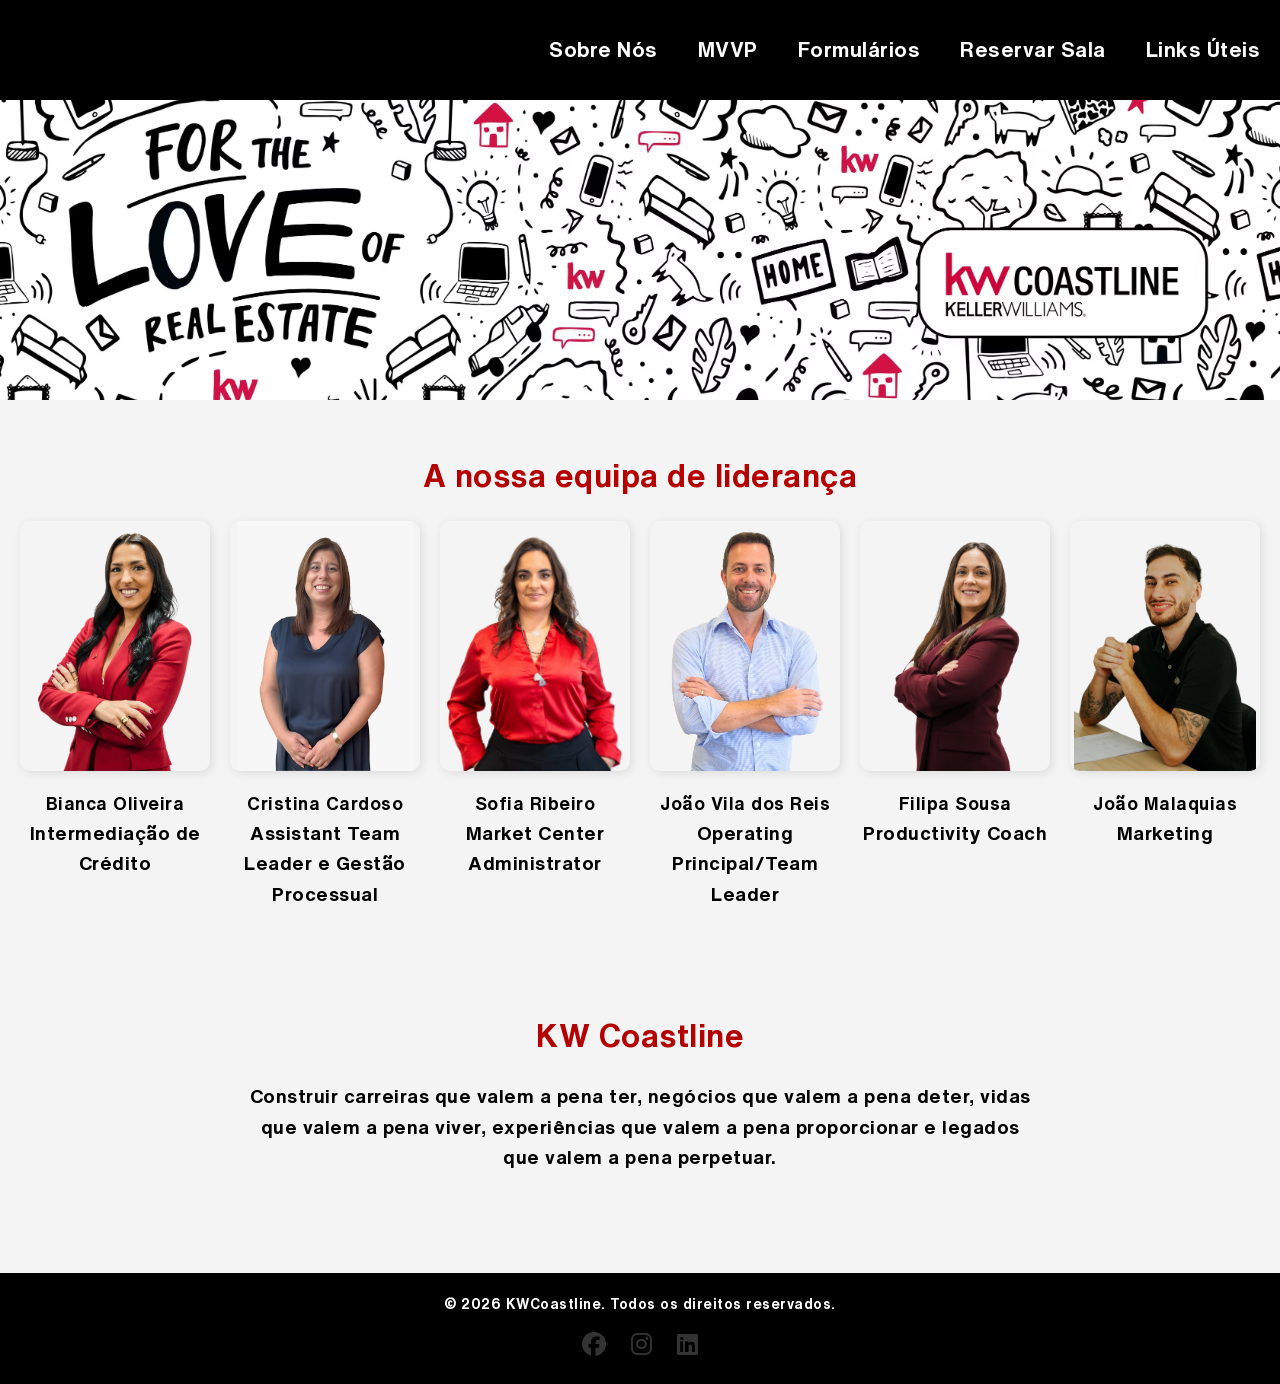
<file: index.html>
<!DOCTYPE html>
<html lang="pt">
<head>
    <meta charset="UTF-8">
    <meta name="viewport" content="width=device-width, initial-scale=1.0">
    <link rel="stylesheet" type="text/css" href="cores.css?v=2" />
    <link rel="preload" as="image" href="./kwroc_cover.avif">
    <link rel="stylesheet" href="https://cdnjs.cloudflare.com/ajax/libs/font-awesome/6.5.0/css/all.min.css">
    <link href="https://fonts.googleapis.com/css2?family=Inter+Tight:wght@400;700&display=swap" rel="stylesheet">

    <title>Portal Interno - Empresa</title>
    
</head>
<body>
    <nav>
        <div class="logo"></div>

        <ul>
            <li><a href>Sobre Nós</a></li>
            <li><a href="mission.html">MVVP</a></li>
            <li><a href="forms.html">Formulários</a></li>
            <li><a href="reservarsala.html"> Reservar Sala</a></li>
            <li><a href="linksutil.html"> Links Úteis</a></li>



        </ul>
    </nav>

    <div class="hero">
        
    </div>
    <section id="team">
        <h2>A nossa equipa de liderança</h2>
        <div class="team-container">
            <div class="team-member">
                <img src="bianca.png" alt="Nome da Pessoa 1">
                <h3>Bianca Oliveira</h3>
                <p>Intermediação de Crédito</p>
            </div>
            <div class="team-member">
                <img src="cristinaC.jpeg" alt="Nome da Pessoa 2">
                <h3>Cristina Cardoso</h3>
                <p>Assistant Team Leader e Gestão Processual</p>
            </div>
            <div class="team-member">
                <img src="sofiaR.avif" alt="Nome da Pessoa 4">
                <h3>Sofia Ribeiro</h3>
                <p>Market Center Administrator</p>
            </div>
            <div class="team-member">
                <img src="CHEFE.avif" alt="Nome da Pessoa 3">
                <h3>João Vila dos Reis</h3>
                <p>Operating Principal/Team Leader</p>
            </div>
            <div class="team-member">
                <img src="filipa.png" alt="Nome da Pessoa 5">
                <h3>Filipa Sousa</h3>
                <p>Productivity Coach</p>
            </div>
            <div class="team-member">
                <img src="rafaelJ.png" alt="Nome da Pessoa 6">
                <h3>João Malaquias</h3>
                <p>Marketing</p>
            </div>
            
            
            
        
          
     </div>
    </section>
    <section id="about">
        <h2>KW Coastline</h2>
        <p>Construir carreiras que
            valem a pena ter,
            negócios que valem a
            pena deter, vidas que
            valem a pena viver,
            experiências que valem a
            pena proporcionar e
            legados que valem a pena
            perpetuar.</p>
    </section>


    
    <footer>
        <p>&copy; 2026 KWCoastline. Todos os direitos reservados.</p>
        <div class="social-links">
        <a href="https://www.facebook.com/media/set/?vanity=kwcoastline&set=a.122136235388296208" target="_blank"><i class="fab fa-facebook"></i></a>
        <a href="https://www.instagram.com/kwcoastline/" target="_blank"><i class="fab fa-instagram"></i></a>
        <a href="https://pt.linkedin.com/company/kw-coastline" target="_blank"><i class="fab fa-linkedin"></i></a>
    </div>
    </footer>
</body>
</html>
</file>
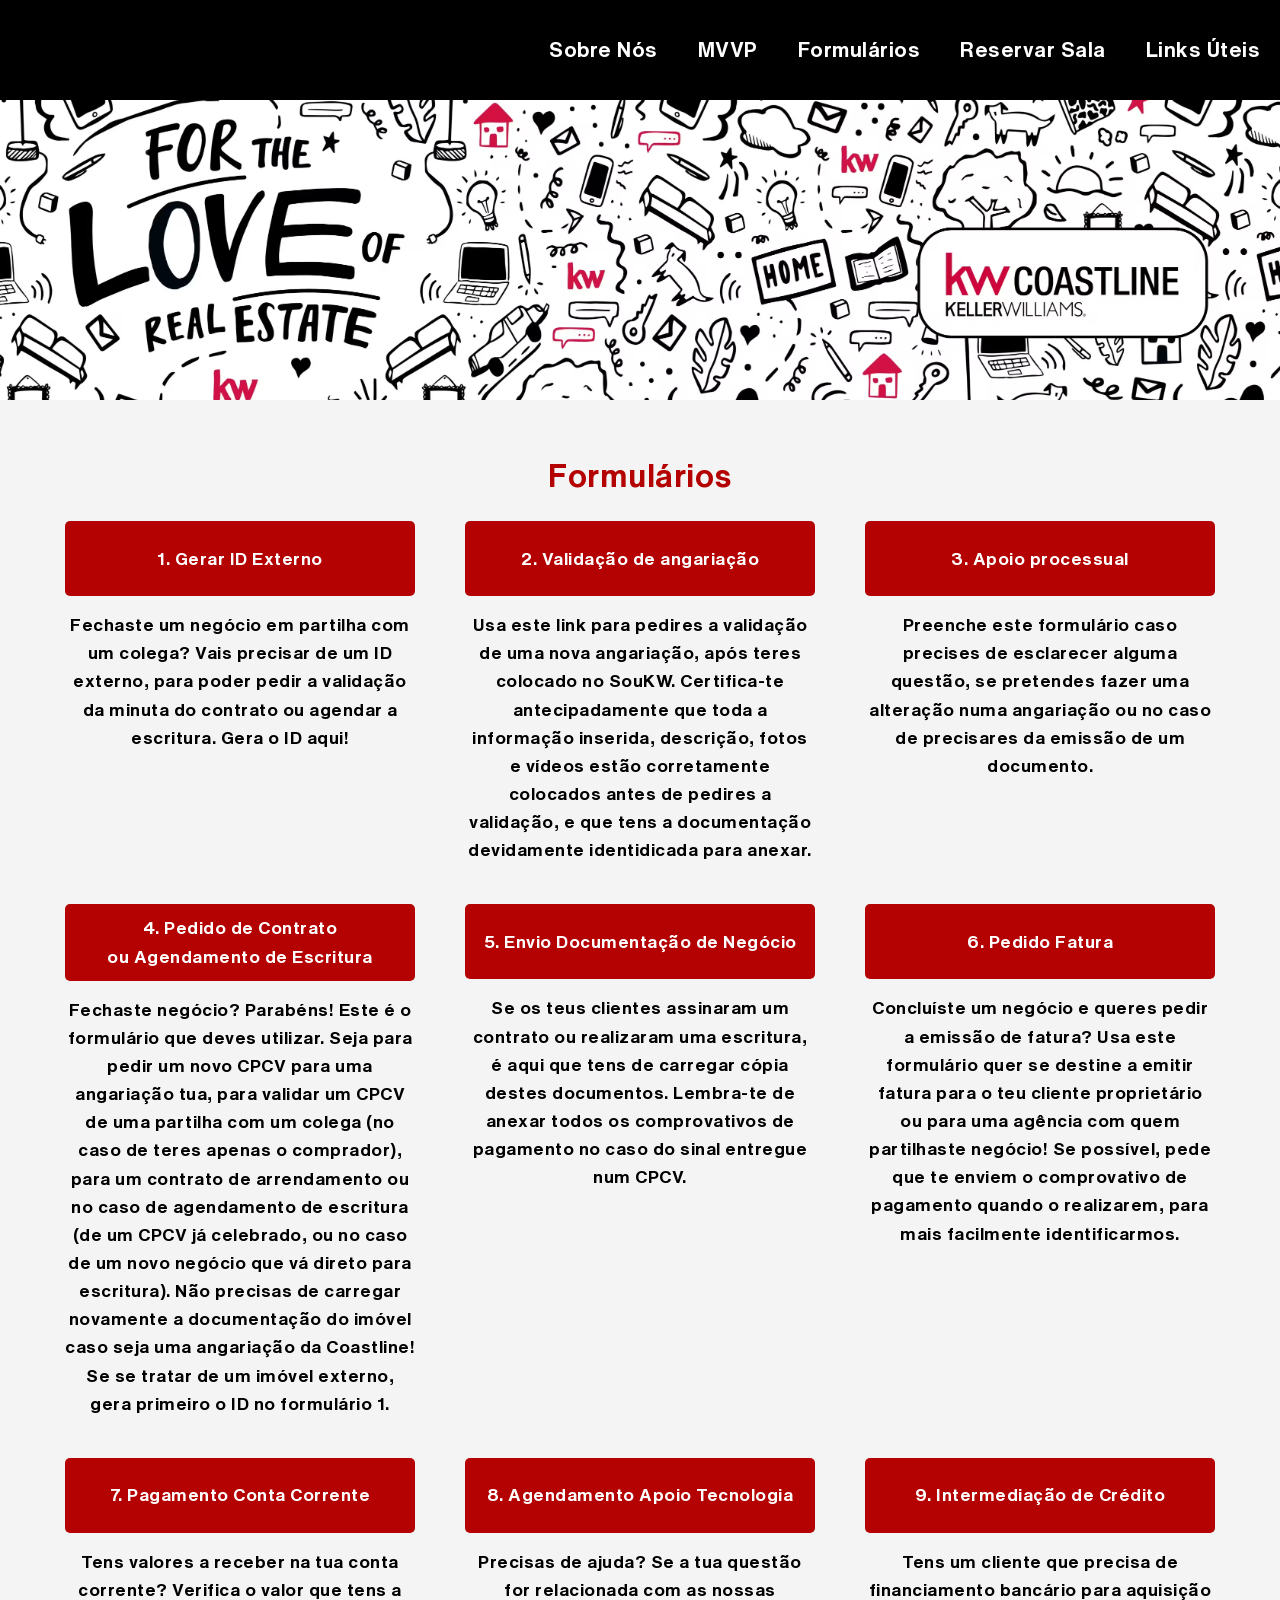
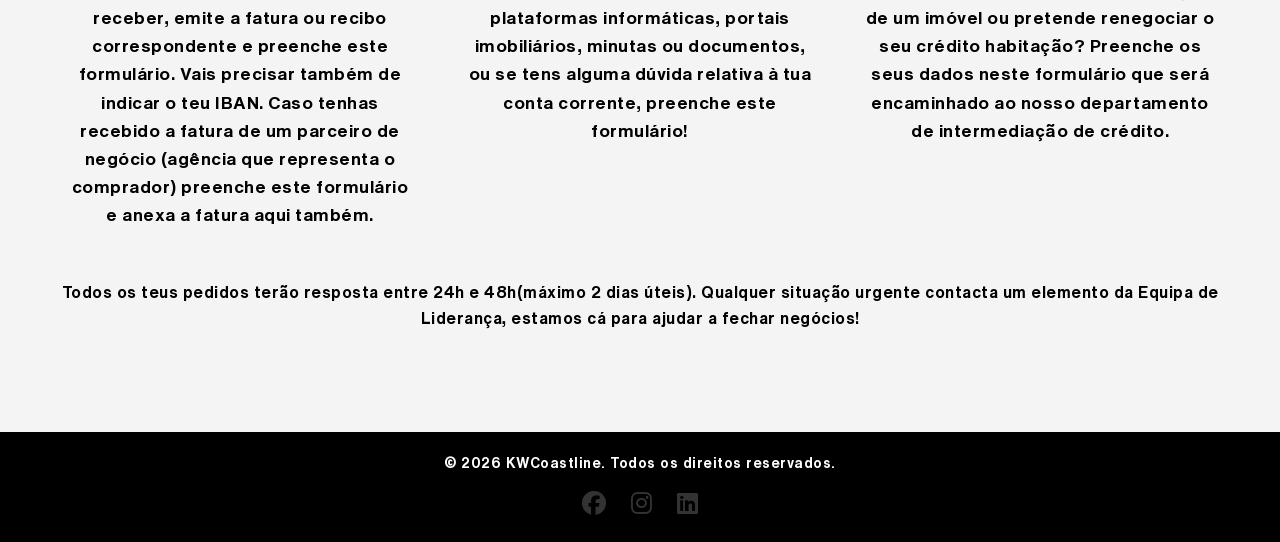
<file: forms.html>
<!DOCTYPE html>
<html lang="pt">
<head>
    <meta charset="UTF-8">
    <meta name="viewport" content="width=device-width, initial-scale=1.0">
    <link rel="stylesheet" type="text/css" href="cores.css?v=2" />
    <link rel="stylesheet" href="https://cdnjs.cloudflare.com/ajax/libs/font-awesome/6.5.0/css/all.min.css">
    <link href="https://fonts.googleapis.com/css2?family=Inter+Tight:wght@400;700&display=swap" rel="stylesheet">

    <title>Portal Interno - Empresa</title>
    
</head>
<body>
    <nav>
        <div class="logo"></div>
        <ul>
            <li><a href="index.html">Sobre Nós</a></li>
            <li><a href="mission.html">MVVP</a></li>
            <li><a href>Formulários</a></li>
            <li><a href="reservarsala.html"> Reservar Sala</a></li>
            <li><a href="linksutil.html"> Links Úteis</a></li>


        </ul>
    </nav>

    <div class="hero">
        
    </div>

    

    <section id="forms">
        <h2>Formulários</h2>
        <div class="form-container">
            <div class="form-row">
                <div class="form-item">
                    <a href="https://docs.google.com/forms/d/e/1FAIpQLSdFF4wBaPvxtlA5xpqNTkbDCtsNWry-p8krjKtMkr0U6d8SSg/viewform?pli=1">1. Gerar ID Externo</a>
                    <p>Fechaste um negócio em partilha com um colega? Vais precisar de um ID externo, para poder pedir a validação da minuta do contrato ou agendar a escritura. Gera o ID aqui!</p>
                </div>
                <div class="form-item">
                    <a href="https://docs.google.com/forms/d/e/1FAIpQLSejQSM3zYbQsDQ_cKuuRtogQMvtGdi-hkelt4FOBgtIA14UQQ/viewform">2. Validação de angariação</a>
                    <p>Usa este link para pedires a validação de uma nova angariação, após teres colocado no SouKW. Certifica-te antecipadamente que toda a informação inserida, descrição, fotos e vídeos estão corretamente colocados antes de pedires a validação, e que tens a documentação devidamente identidicada para anexar.</p>
                </div>
                <div class="form-item">
                    <a href="https://docs.google.com/forms/d/e/1FAIpQLSfPA2xjv6ixDMowfOIPyq-lQoo5IZrsoydaE6HCC94nVhR_CA/viewform">3. Apoio processual</a>
                    <p>Preenche este formulário caso precises de esclarecer alguma questão, se pretendes fazer uma alteração numa angariação ou no caso de precisares da emissão de um documento.</p>
                </div>
                
            </div>
            <div class="form-row">
                <div class="form-item">
                    <a href="https://docs.google.com/forms/d/e/1FAIpQLSc4fLR9RqeDDA_xbIkqmjbEr-gmw5VRbx0h6FtSZgiO3-YK1w/viewform">4. Pedido de Contrato <br>ou Agendamento de Escritura</a>
                    <p>Fechaste negócio? Parabéns! Este é o formulário que deves utilizar. Seja para pedir um novo CPCV para uma angariação tua, para validar um CPCV de uma partilha com um colega (no caso de teres apenas o comprador), para um contrato de arrendamento ou no caso de agendamento de escritura (de um CPCV já celebrado, ou no caso de um novo negócio que vá direto para escritura). Não precisas de carregar novamente a documentação do imóvel caso seja uma angariação da Coastline! Se se tratar de um imóvel externo, gera primeiro o ID no formulário 1.</p>
                </div>
                <div class="form-item">
                    <a href="https://docs.google.com/forms/d/e/1FAIpQLSe-f_-JCtGpNm_X6jhOM1_opuF4A-CWnN8rHunKEhT0gypAvA/viewform">5. Envio Documentação de Negócio</a>
                    <p>Se os teus clientes assinaram um contrato ou realizaram uma escritura, é aqui que tens de carregar cópia destes documentos. Lembra-te de anexar todos os comprovativos de pagamento no caso do sinal entregue num CPCV.</p>
                </div>
                <div class="form-item">
                    <a href="https://docs.google.com/forms/d/e/1FAIpQLSfcPUSgnuGSH5hiHMKVkn7m6KMvscyZWbc2mxFea5YA2bxgew/viewform">6. Pedido Fatura</a>
                    <p>Concluíste um negócio e queres pedir a emissão de fatura? Usa este formulário quer se destine a emitir fatura para o teu cliente proprietário ou para uma agência com quem partilhaste negócio! Se possível, pede que te enviem o comprovativo de pagamento quando o realizarem, para mais facilmente identificarmos.</p>
                </div>
                
            </div>
            <div class="form-row">
                <div class="form-item">
                    <a href="https://docs.google.com/forms/d/e/1FAIpQLSdoFBt0Oyp2WEak8qw8kFkG0sFpsA_1ScZUxQeECc-D-6iN8g/viewform">7. Pagamento Conta Corrente</a>
                    <p>Tens valores a receber na tua conta corrente? Verifica o valor que tens a receber, emite a fatura ou recibo correspondente e preenche este formulário. Vais precisar também de indicar o teu IBAN.
                        Caso tenhas recebido a fatura de um parceiro de negócio (agência que representa o comprador) preenche este formulário e anexa a fatura aqui também.</p>
                </div>
                <div class="form-item">
                    <a href="https://calendar.app.google/39MrtQs6JQiUz1Tj7">8. Agendamento Apoio Tecnologia</a>
                    <p>Precisas de ajuda? Se a tua questão for relacionada com as nossas plataformas informáticas, portais imobiliários, minutas ou documentos, ou se tens alguma dúvida relativa à tua conta corrente, preenche este formulário!</p>
                </div>
                <div class="form-item">
                    <a href="https://docs.google.com/forms/d/e/1FAIpQLSdjhVm-yLNgnhZrgcCuFU0Vu0DWMHV7JpXSe4WNkC7nsBoxow/viewform">9. Intermediação de Crédito</a>
                    <p>Tens um cliente que precisa de financiamento bancário para aquisição de um imóvel ou pretende renegociar o seu crédito habitação? Preenche os seus dados neste formulário que será encaminhado ao nosso departamento de intermediação de crédito.</p>
                       </p>
                </div>
            </div>
        </div>
        <br></br>
        Todos os teus pedidos terão resposta entre <bold>24h e 48h</bold>(máximo 2 dias úteis). Qualquer situação urgente contacta um elemento da Equipa de Liderança, estamos cá para ajudar a fechar negócios!
    </section>

    <footer>
        <p>&copy; 2026 KWCoastline. Todos os direitos reservados.</p>
        <div class="social-links">
        <a href="https://www.facebook.com/media/set/?vanity=kwcoastline&set=a.122136235388296208" target="_blank"><i class="fab fa-facebook"></i></a>
        <a href="https://www.instagram.com/kwcoastline/" target="_blank"><i class="fab fa-instagram"></i></a>
        <a href="https://pt.linkedin.com/company/kw-coastline" target="_blank"><i class="fab fa-linkedin"></i></a>
    </div>
    </footer>
</body>
</html>
</file>
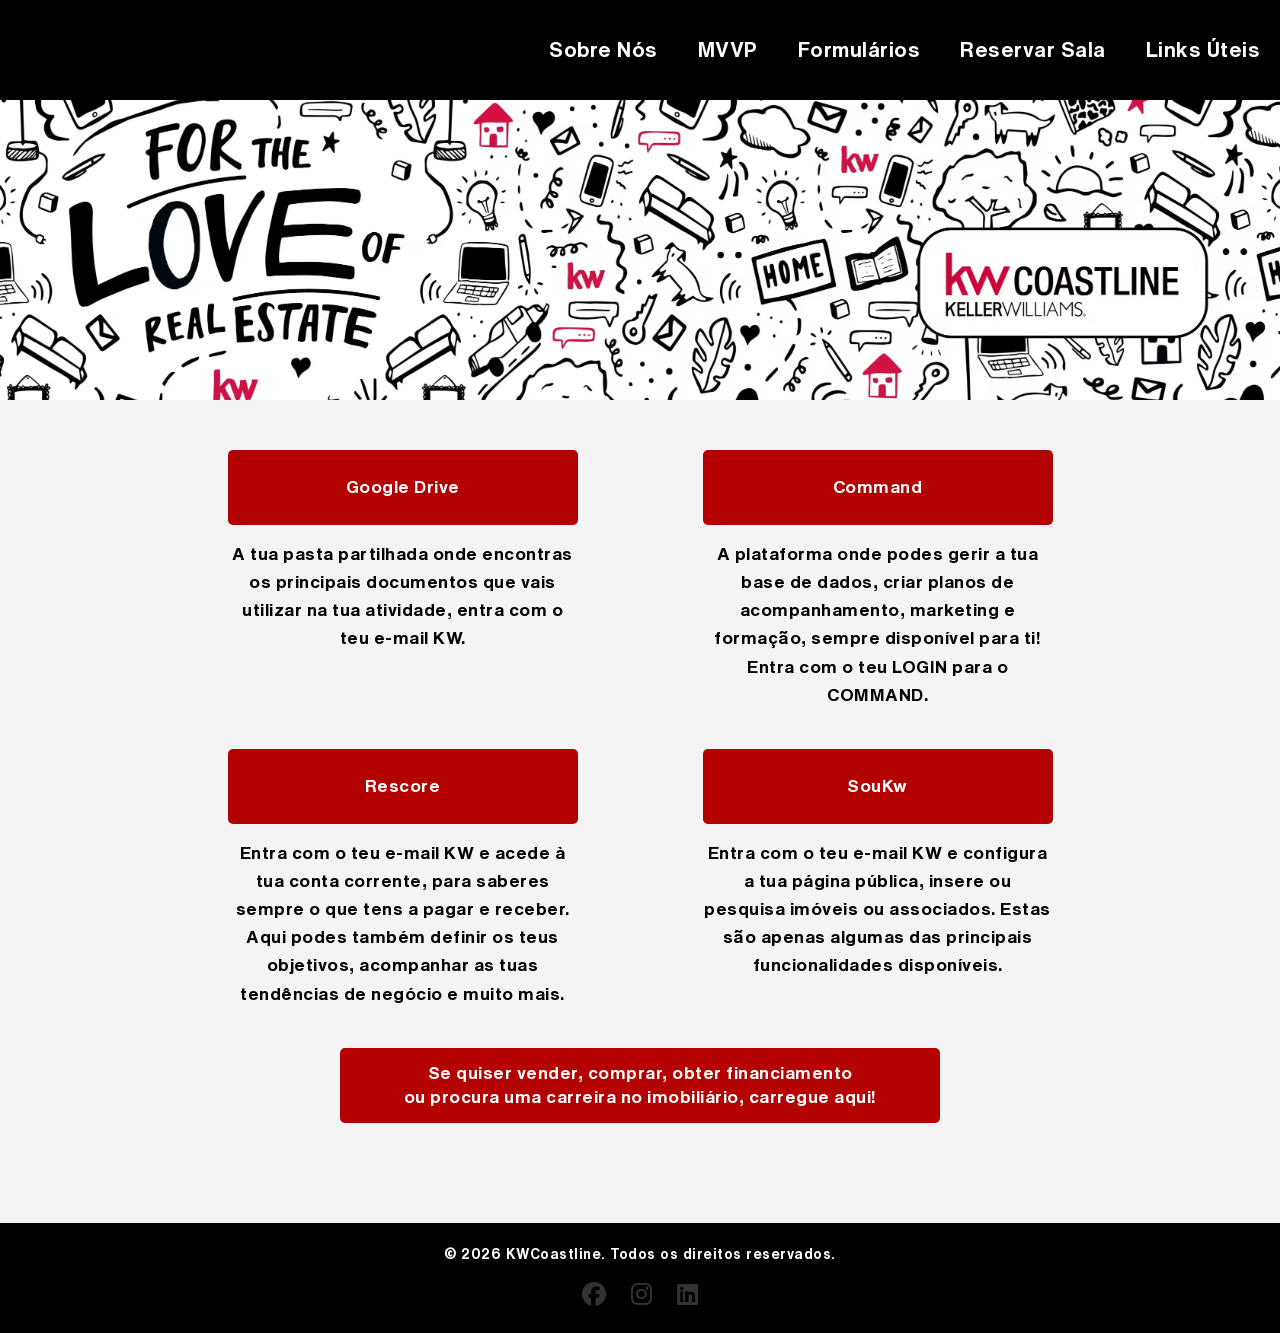
<file: linksutil.html>
<!DOCTYPE html>
<html lang="pt">
<head>
    <meta charset="UTF-8">
    <meta name="viewport" content="width=device-width, initial-scale=1.0">
    <link rel="stylesheet" type="text/css" href="cores.css?v=2" />
    <link rel="preload" as="image" href="./kwroc_cover.avif">
    <link rel="stylesheet" href="https://cdnjs.cloudflare.com/ajax/libs/font-awesome/6.5.0/css/all.min.css">
    <link href="https://fonts.googleapis.com/css2?family=Inter+Tight:wght@400;700&display=swap" rel="stylesheet">

    <title>Portal Interno - Empresa</title>
    
</head>
<body>
    <nav>
        <div class="logo"></div>

        <ul>
            <li><a href="index.html">Sobre Nós</a></li>
            <li><a href="mission.html">MVVP</a></li>
            <li><a href="forms.html">Formulários</a></li>
            <li><a href="reservarsala.html"> Reservar Sala</a></li>
            <li><a href> Links Úteis</a></li>


        </ul>
    </nav>

    <div class="hero">
        
    </div>
        <section class="linkutil-container">
            <div class="linkutil-row">
                <div class="linkutil">
                    <a href="https://drive.google.com/drive/folders/1RyLszGF8Us5UtBqEfPz6zfw-rIhjVnw_?usp=sharing">Google Drive</a>
                    <p>A tua pasta partilhada onde encontras os principais documentos que vais utilizar na tua atividade, entra com o teu e-mail KW.</p>
                </div>
                <div class="linkutil">
                    <a href="https://authn.kw.com/as/authorize?client_id=6446ccf1-d9ef-43d3-b4a5-fedf42fbe53e&code_challenge=Xm_uy5p845j3ZvMUcSzqtXfhQIAHeYiZTa3f7wK4tjE&code_challenge_method=S256&redirect_uri=https%3A%2F%2Fconsole.command.kw.com%2Fauth%2Fcallback&response_type=code&scope=openid+profile+email+command&state=eyJhbGciOiJSU0EtT0FFUCIsImVuYyI6IkEyNTZHQ00ifQ.[base64].ARqO-KEw2nss6CN5.L4Exu1GKN_rGCPjHN9ZYTWLob_FM6o-DrOcb-xZrwzFyZUB-f3JBP3G962rQoS8eBd-lesdV0WPTlhlxra2quKAO72joQmiQgThfZTRtvIZZG0njDIUkm9sCx9zrO7N5b34DtWnU2PV-pC0fUcXHuNG9DnEGLReeIRnr9Ff0d0Q_x1ao4XmIgVTsDsU.U2492cLVGkz4BdNA1nBtDQ">Command</a>
                    <p>A plataforma onde podes gerir a tua base de dados, criar planos de acompanhamento, marketing e formação, sempre disponível para ti! Entra com o teu LOGIN para o COMMAND.</p>
                </div> 
            </div>
            <div class="linkutil-row">
                <div class="linkutil">
                    <a href="https://kwcoastline.rescore.pt/">Rescore</a>
                    <p>Entra com o teu e-mail KW e acede à tua conta corrente, para saberes sempre o que tens a pagar e receber. Aqui podes também definir os teus objetivos, acompanhar as tuas tendências de negócio e muito mais.</p>
                </div>
                <div class="linkutil">
                    <a href="https://soukwportugal.pt/Account/Login?ReturnUrl=%2F">SouKw</a>
                    <p>Entra com o teu e-mail KW e configura a tua página pública, insere ou pesquisa imóveis ou associados. Estas são apenas algumas das principais funcionalidades disponíveis.</p>
                </div>
            </div>
            <div class="linkutil-row">
                <div class="linkutil-sem-descricao">
                    <a class="btn-grande" href="https://beacons.ai/kwcoastline?utm_source=ig&utm_medium=social&utm_content=link_in_bio&fbclid=PAZXh0bgNhZW0CMTEAc3J0YwZhcHBfaWQPOTM2NjE5NzQzMzkyNDU5AAGnQVpyBsF7yMF8D0NPcgJ04zDljN0sEqtw-fPX5it55JBQTaenjiTSEjp5mAY_aem_Pp1D_Xp8iz0LyaxVGzLYfg">
                        Se quiser vender, comprar, obter financiamento <br>ou procura uma carreira no imobiliário, carregue aqui!</a>
                </div>
            </div>
           
                
         
        </section>

    
    <footer>
        <p>&copy; 2026 KWCoastline. Todos os direitos reservados.</p>
        <div class="social-links">
        <a href="https://www.facebook.com/media/set/?vanity=kwcoastline&set=a.122136235388296208" target="_blank"><i class="fab fa-facebook"></i></a>
        <a href="https://www.instagram.com/kwcoastline/" target="_blank"><i class="fab fa-instagram"></i></a>
        <a href="https://pt.linkedin.com/company/kw-coastline" target="_blank"><i class="fab fa-linkedin"></i></a>
    </div>
    </footer>
</body>
</html>
</file>
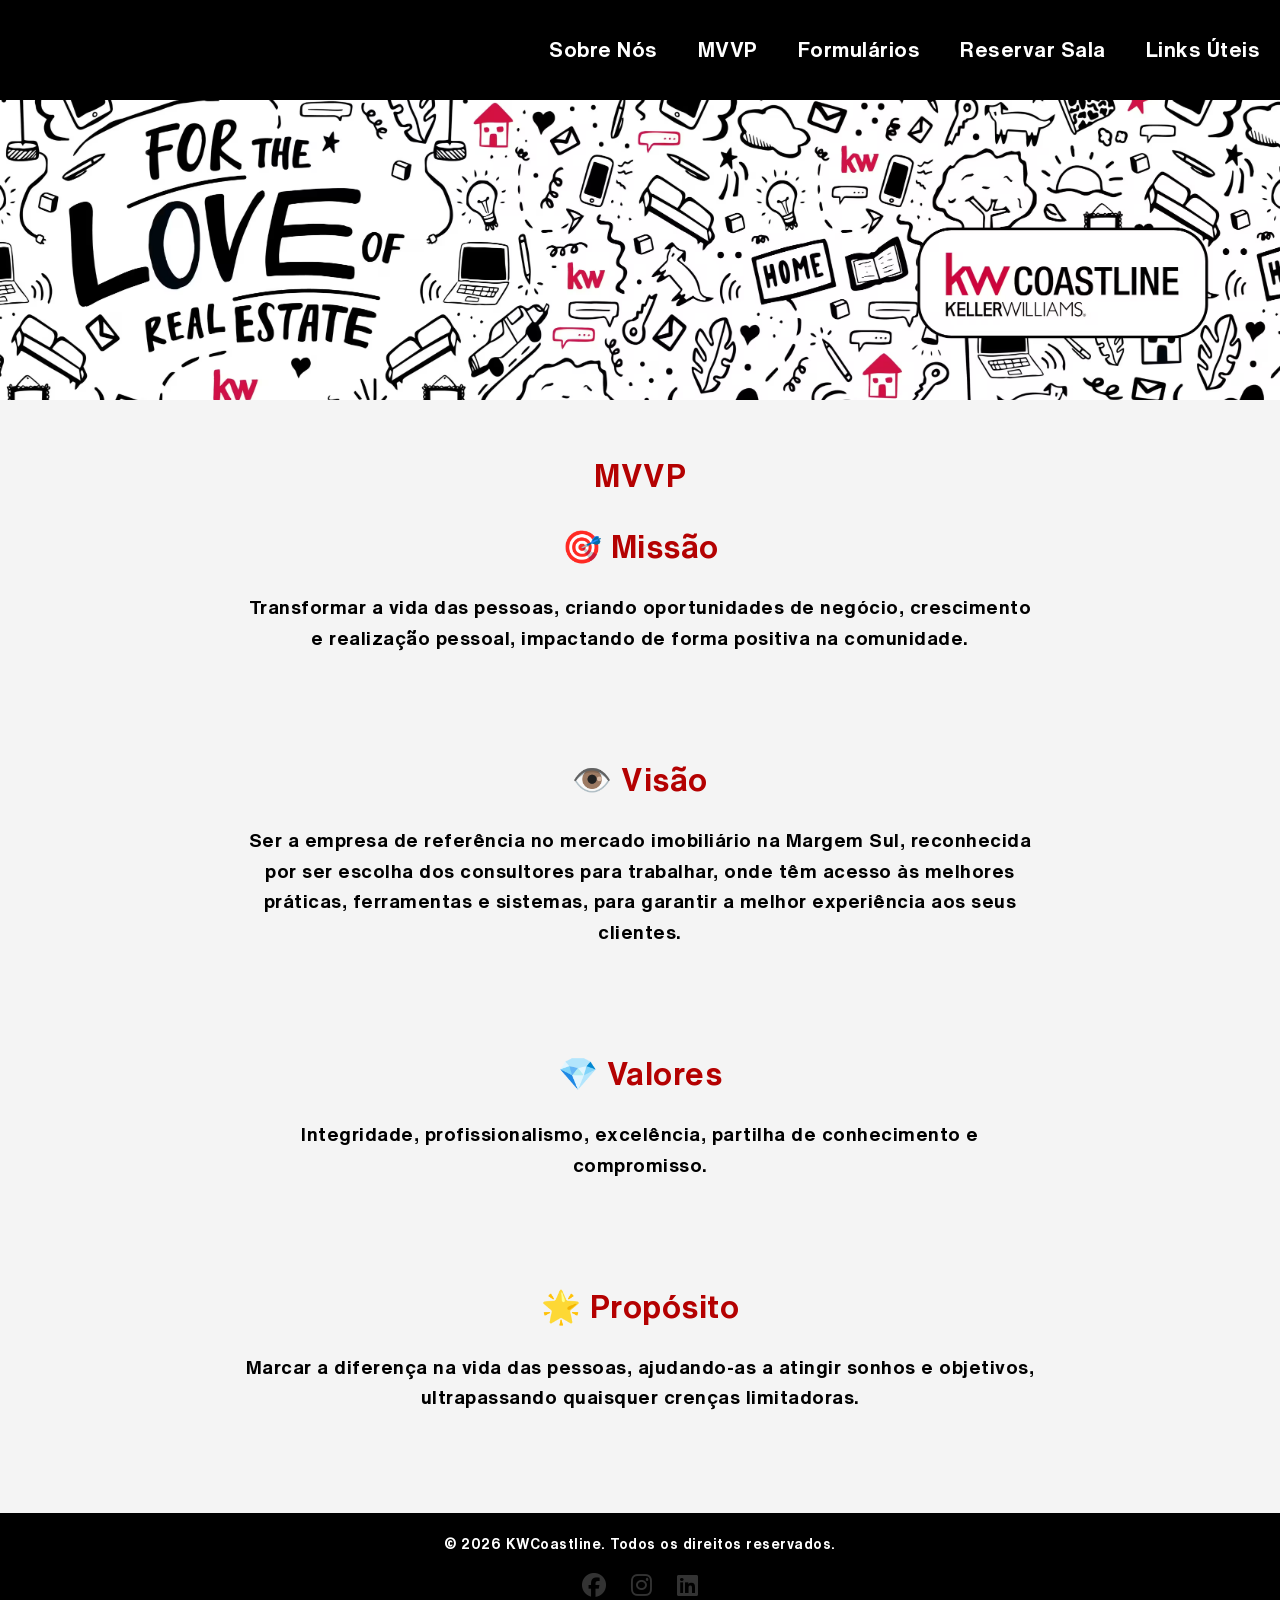
<file: mission.html>
<!DOCTYPE html>
<html lang="pt">
<head>
    <meta charset="UTF-8">
    <meta name="viewport" content="width=device-width, initial-scale=1.0">
    <link rel="stylesheet" type="text/css" href="cores.css?v=2" />
    <link rel="stylesheet" href="https://cdnjs.cloudflare.com/ajax/libs/font-awesome/6.5.0/css/all.min.css">
    <link href="https://fonts.googleapis.com/css2?family=Inter+Tight:wght@400;700&display=swap" rel="stylesheet">

    <title>Portal Interno - Empresa</title>
    
</head>
<body>
    <nav>
        <div class="logo"></div>
        <ul>
            <li><a href="index.html">Sobre Nós</a></li>
            <li><a href>MVVP</a></li>
            <li><a href="forms.html">Formulários</a></li>
            <li><a href="reservarsala.html"> Reservar Sala</a></li>
            <li><a href="linksutil.html"> Links Úteis</a></li>


        </ul>
    </nav>

    <div class="hero">
        
    </div>

    
    <section id="mission">
        <h2>MVVP</h2>
        <h2>🎯 Missão</h2>
        <p>  Transformar a vida das pessoas, criando oportunidades de negócio, crescimento e realização pessoal, impactando de forma positiva na comunidade.</p>
    </section>
    <section id="mission">
        <h2>👁️ Visão</h2>
        <p>  Ser a empresa de referência no mercado imobiliário na Margem Sul, reconhecida por ser escolha dos consultores para trabalhar, onde têm acesso às melhores práticas, ferramentas e sistemas,  para garantir a melhor experiência aos seus clientes.</p>
    </section>
     <section id="mission">
        <h2>💎 Valores</h2>
        <p>  Integridade, profissionalismo, excelência, partilha de conhecimento e compromisso.</p>
    </section> 
    <section id="mission">
        <h2>🌟 Propósito</h2>
        <p>  Marcar a diferença na vida das pessoas, ajudando-as a atingir sonhos e objetivos, ultrapassando quaisquer crenças limitadoras.</p>
    </section>

    

    <footer>
        <p>&copy; 2026 KWCoastline. Todos os direitos reservados.</p>
        <div class="social-links">
        <a href="https://www.facebook.com/media/set/?vanity=kwcoastline&set=a.122136235388296208" target="_blank"><i class="fab fa-facebook"></i></a>
        <a href="https://www.instagram.com/kwcoastline/" target="_blank"><i class="fab fa-instagram"></i></a>
        <a href="https://pt.linkedin.com/company/kw-coastline" target="_blank"><i class="fab fa-linkedin"></i></a>
    </div>
    </footer>
</body>
</html>
</file>
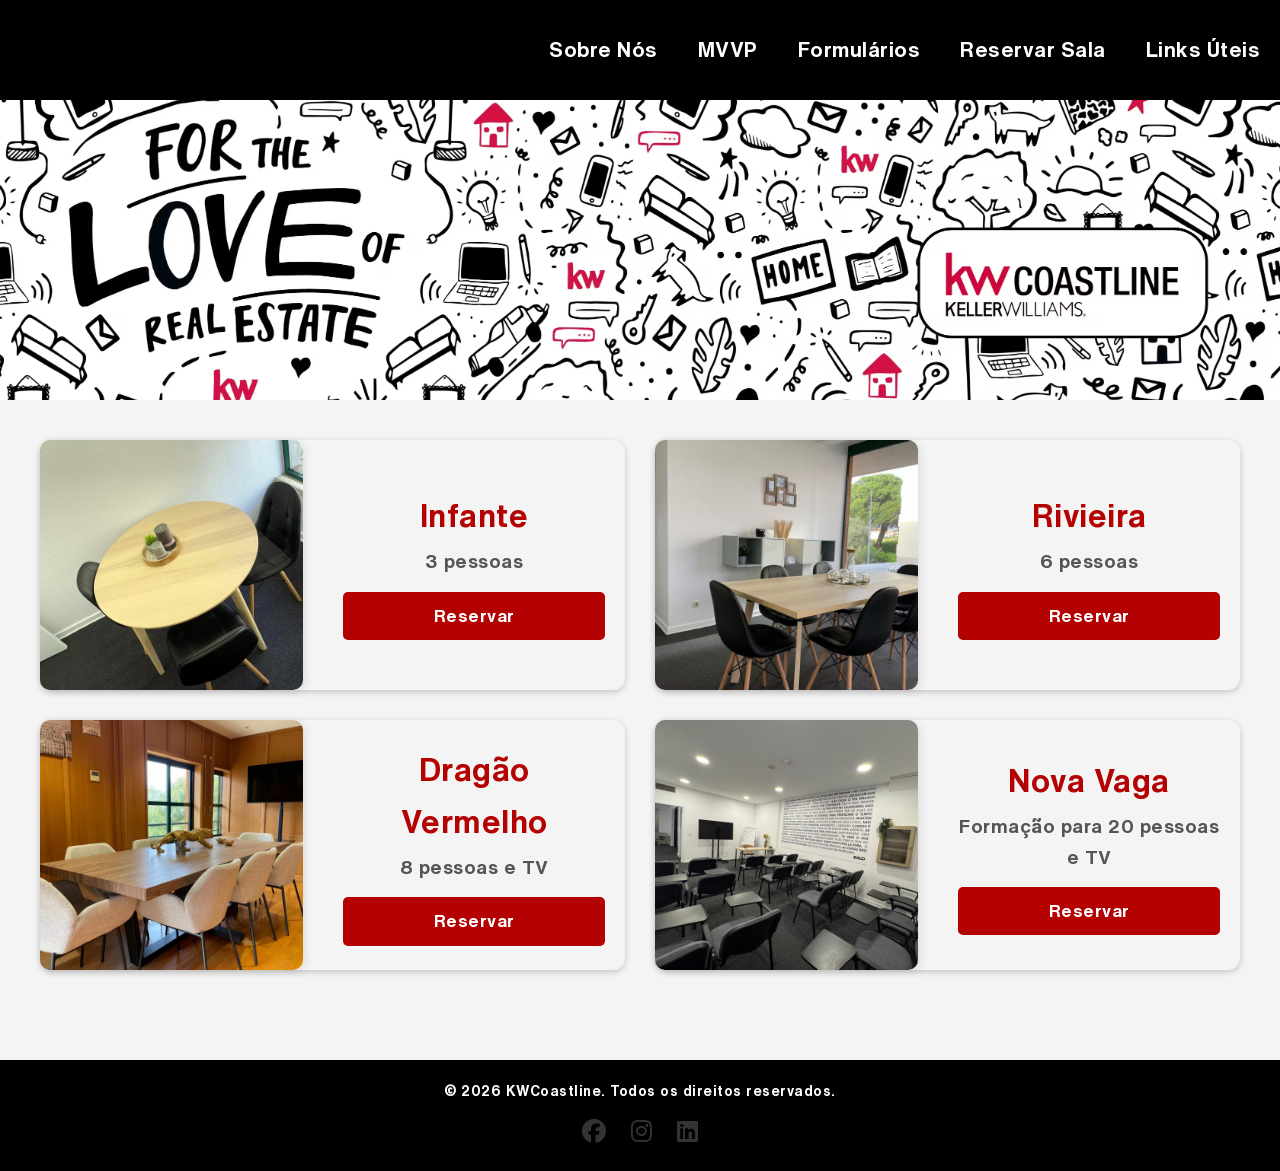
<file: reservarsala.html>
<!DOCTYPE html>
<html lang="pt">
<head>
    <meta charset="UTF-8">
    <meta name="viewport" content="width=device-width, initial-scale=1.0">
    <link rel="stylesheet" type="text/css" href="cores.css?v=2" />
    <link rel="stylesheet" href="https://cdnjs.cloudflare.com/ajax/libs/font-awesome/6.5.0/css/all.min.css">
    <link href="https://fonts.googleapis.com/css2?family=Inter+Tight:wght@400;700&display=swap" rel="stylesheet">

    <title>Portal Interno - Empresa</title>
</head>
<body>
    <nav>
        <div class="logo"></div>
        <ul>
            <li><a href="index.html">Sobre Nós</a></li>
            <li><a href="mission.html">MVVP</a></li>
            <li><a href="forms.html">Formulários</a></li>
            <li><a href>Reservar Sala</a></li>
            <li><a href="linksutil.html"> Links Úteis</a></li>

        </ul>
    </nav>
    <div class="hero">
        
    </div>
    <main>
        <section class="salas">
            <div class="sala-row">
                <!-- Infante -->
                <div class="sala">
                    <img src="Infante.avif" alt="Sala A">
                    <div class="info">
                        <h2>Infante</h2>
                        <p>3 pessoas</p>
                        <a href="https://calendar.google.com/calendar/u/0/appointments/schedules/AcZssZ11eO7mdEPMmWDpXaP-6I5nv_SHWGs8QgbSiEpxGzTIYcQ7EXuTdHwoswInatbG-9qVGhE72LyV" target="_blank" class="btn">Reservar</a>
                    </div>
                </div>
            
                <!-- Rivieira -->
                <div class="sala">
                    <img src="Riviera.avif" alt="Sala B">
                    <div class="info">
                        <h2>Rivieira</h2>
                        <p>6 pessoas</p>
                        <a href="https://calendar.google.com/calendar/u/0/appointments/schedules/AcZssZ23-rDkOKgsn7AaeR-0-I1-ZiZwC3MYhtw0Hz9opNe28M13t3lAiPG5vWt2a3vulKa2vodY3MBF" target="_blank" class="btn">Reservar</a>
                    </div>
                </div>
            </div>
            <div class="sala-row">
                <!-- Dragão Vermelho -->
                <div class="sala">
                    <img src="Dragão Vermelho.avif" alt="Sala C">
                    <div class="info">
                        <h2>Dragão Vermelho </h2>
                        <p>8 pessoas e TV</p>
                        <a href="https://calendar.google.com/calendar/u/0/appointments/schedules/AcZssZ2b8F-_ScGsfv4wm3789VHzIkAjLpwcKxi71JsvRppDitorGzzttO8ThwUtsK6nwD8f1E6hdCUi" target="_blank" class="btn">Reservar</a>
                    </div>
                </div>
                <!-- Nova Vaga -->
                <div class="sala">
                    <img src="salaNova.jpeg" alt="Sala D">
                    <div class="info">
                        <h2>Nova Vaga</h2>
                        <p>Formação para 20 pessoas e TV</p>
                        <a href="https://calendar.google.com/calendar/u/0/appointments/schedules/AcZssZ3mH3C9ikR9-dLHKTkQjJ3hHgzU1T0LoTtb6FYeuUtHID7P0EQjZ3PEPjwLioP1oix42-oEevJN" target="_blank" class="btn">Reservar</a>
                    </div>
                </div>
            </div>
        </section>
    </main>

    <footer>
        <p>&copy; 2026 KWCoastline. Todos os direitos reservados.</p>
        <div class="social-links">
        <a href="https://www.facebook.com/media/set/?vanity=kwcoastline&set=a.122136235388296208" target="_blank"><i class="fab fa-facebook"></i></a>
        <a href="https://www.instagram.com/kwcoastline/" target="_blank"><i class="fab fa-instagram"></i></a>
        <a href="https://pt.linkedin.com/company/kw-coastline" target="_blank"><i class="fab fa-linkedin"></i></a>
    </div>
    </footer>
</body>
</html>
</file>
<file: cores.css>
/*==============================================
=                  FONTES CUSTOM               =
==============================================*/

@font-face {
    font-family: 'HelveticaNowBold';
    src: url('helveticanowtext-bold-demo.ttf') format('truetype');
    font-weight: 700;
    font-style: normal;
}

@font-face {
    font-family: 'HelveticaNowBlack';
    src: url('helveticanowtext-black-demo.ttf') format('truetype');
    font-weight: 900;
    font-style: normal;
}


/*==============================================
=                  VARIÁVEIS                    =
==============================================*/

:root {
    --primary-color: #000000;
    --secondary-color: #ffffff;
    --accent-color: #B40101;
    --background-color: #f4f4f4;
}


/*==============================================
=                  RESET                       =
==============================================*/

* {
    margin: 0;
    padding: 0;
    box-sizing: border-box;
}

html {
    width: 100%;
    overflow-x: hidden;
}

body {
    width: 100%;
    color: var(--primary-color);
    background-color: var(--background-color);
    line-height: 1.6;
    font-family: 'HelveticaNowBold', sans-serif;
    letter-spacing: 0.5px;
}

p, li, a, button {
    font-family: 'HelveticaNowBold', sans-serif;
    letter-spacing: 0.5px;
}

h1, h2, h3, .logo {
    font-family: 'HelveticaNowBold', sans-serif;
    letter-spacing: 0.5px;
}

img {
    max-width: 100%;
}


/*==============================================
=                  NAVEGAÇÃO                   =
==============================================*/

nav {
    background-color: var(--primary-color);
    padding: 15px 20px;
    display: flex;
    justify-content: space-between;
    align-items: center;
    color: var(--secondary-color);
    min-height: 100px;
    width: 100%;
}

nav .logo {
    font-size: 1.5em;
    font-weight: bold;
}

nav ul {
    list-style: none;
    display: flex;
    align-items: center;
    justify-content: center;
    gap: 40px;
}

nav ul li a {
    color: var(--secondary-color);
    text-decoration: none;
    font-size: 1.3em;
    transition: color 0.3s;
    white-space: nowrap;
}

nav ul li a:hover {
    color: var(--accent-color);
}


/*==============================================
=                  DESTAQUES                   =
==============================================*/

.kw {
    color: var(--accent-color);
    font-weight: bold;
}

.coastline {
    color: white;
}


/*==============================================
=                  HERO                        =
==============================================*/

.hero {
    width: 100%;
    height: 32vh;
    max-height: 600px;
    min-height: 300px;

    background: url('./kwroc_cover.avif') no-repeat center center;
    background-size: cover;

    display: flex;
    justify-content: center;
    align-items: center;

    position: relative;
    text-align: center;
}


/*==============================================
=                  SECÇÕES                     =
==============================================*/

section {
    padding: 50px 20px;
    text-align: center;
}

section h2 {
    font-size: 2em;
    margin-bottom: 20px;
    color: var(--accent-color);
}

section p {
    max-width: 800px;
    margin: 0 auto;
    font-size: 1.2em;
    overflow-wrap: break-word;
}


/*==============================================
=                  EQUIPA                      =
==============================================*/

.team-container {
    display: flex;
    justify-content: center;
    align-items: flex-start;
    gap: 20px;
    flex-wrap: wrap;
    margin-top: 20px;
}

.team-member {
    text-align: center;
    max-width: 200px;
    flex: 1 1 160px;
}

.team-member img {
    width: 100%;
    height: 250px;
    object-fit: contain;
    border-radius: 10px;
    box-shadow: 2px 2px 10px rgba(0, 0, 0, 0.1);
}

h3 {
    margin-top: 10px;
    font-size: 18px;
}

p {
    font-size: 14px;
}


/*==============================================
=                  SALAS                       =
==============================================*/

.salas {
    display: flex;
    flex-direction: column;
    gap: 30px;
    padding: 40px;
    align-items: center;
    width: 100%;
}

.sala-row {
    display: flex;
    justify-content: center;
    gap: 30px;
    flex-wrap: wrap;
    width: 100%;
    max-width: 1500px;
}

.sala {
    display: flex;
    flex-direction: row;
    align-items: center;

    background: #f4f4f4;
    border-radius: 12px;

    box-shadow: 0px 2px 6px rgba(0,0,0,0.2);

    width: 100%;
    max-width: 700px;
    flex: 1 1 500px;

    min-width: 0;
}

.sala img {
    width: 300px;
    max-width: 45%;
    height: 250px;
    object-fit: cover;
    flex-shrink: 0;

    border-radius: 10px;
    box-shadow: 2px 2px 10px rgba(0, 0, 0, 0.1);

    margin-right: 20px;
}

.info {
    padding: 20px;
    flex-grow: 1;
    min-width: 0;
}

.info h2 {
    margin: 0 0 5px 0;
}

.info p {
    margin: 0 0 15px 0;
    color: #555;
}


/*==============================================
=                  BOTÕES / LINKS              =
==============================================*/

.links,
.linkutil-container,
.form-container {
    display: flex;
    flex-direction: column;
    gap: 40px;
    align-items: center;
    width: 100%;
}

.links {
    justify-content: center;
    gap: 20px;
    margin-top: 30px;
}

.links a,
.linkutil a,
.linkutil-sem-descricao a,
.form-item a,
.btn {
    display: flex;
    align-items: center;
    justify-content: center;

    background-color: var(--accent-color);
    color: var(--secondary-color);

    text-decoration: none;
    font-size: 1.1em;

    border-radius: 5px;
    padding: 10px;

    transition: background-color 0.3s;
    text-align: center;

    white-space: normal;
    overflow-wrap: break-word;
}

.links a:hover,
.linkutil a:hover,
.linkutil-sem-descricao a:hover,
.form-item a:hover,
.btn:hover {
    background-color: var(--primary-color);
}


/*==============================================
=                  LINHAS DE LINKS             =
==============================================*/

.linkutil-row,
.form-row {
    display: flex;
    justify-content: center;
    align-items: stretch;

    gap: 50px;
    flex-wrap: wrap;

    width: 100%;
    max-width: 1200px;
}

.linkutil-row {
    gap: 125px;
    max-width: 1000px;
}

.linkutil,
.form-item {
    display: flex;
    flex-direction: column;
    align-items: center;

    flex: 1 1 280px;
    max-width: 350px;
    min-width: 0;
}

.linkutil a,
.form-item a {
    width: 100%;
    min-height: 75px;
}

.linkutil p,
.form-item p {
    margin-top: 15px;

    font-size: 1.1em;
    color: var(--primary-color);

    width: 100%;
    height: auto;

    overflow: visible;
    overflow-wrap: break-word;
}


/*==============================================
=                  BOTÃO GRANDE                =
==============================================*/

.linkutil-sem-descricao {
    display: flex;
    justify-content: center;
    width: 100%;
}

.btn-grande {
    width: 100%;
    max-width: 600px;

    min-height: 75px;

    white-space: normal;
    line-height: 1.4;

    padding: 15px 25px;

    font-size: 1.05em;
    font-weight: 600;
}


/*==============================================
=                  BOTÕES SIMPLES              =
==============================================*/

button {
    padding: 10px;
    background-color: #d50000;
    color: white;
    border: none;
    cursor: pointer;
    border-radius: 5px;
    margin-left: 10px;
}

button:hover {
    background-color: #b00000;
}


/*==============================================
=                  RODAPÉ                      =
==============================================*/

footer {
    background-color: var(--primary-color);
    color: var(--secondary-color);

    text-align: center;

    padding: 20px;
    margin-top: 50px;

    width: 100%;
}


/*==============================================
=                  ICONES SOCIAIS              =
==============================================*/

.social-links {
    margin-top: 10px;
}

.social-links a {
    margin: 0 10px;
    color: #333;
    font-size: 24px;
    transition: color 0.3s ease;
}

.social-links a:hover {
    color: var(--accent-color);
}


/*==============================================
=                  TABLETS                     =
=                  MAX 768PX                   =
==============================================*/

@media (max-width: 768px) {

    /* Navegação */

    nav {
        height: auto;
        min-height: 100px;

        flex-direction: column;
        justify-content: center;

        gap: 15px;
        padding: 20px 15px;
    }

    nav ul {
        flex-wrap: wrap;
        justify-content: center;
        gap: 15px 25px;
    }

    nav ul li a {
        font-size: 1.1em;
    }


    /* Hero */

    .hero {
        width: 100%;
        height: 200px;
        min-height: 200px;
        max-height: 200px;

        background-size: cover;
        background-position: center;
        background-repeat: no-repeat;
    }


    /* Secções */

    section {
        padding: 40px 20px;
    }

    section h2 {
        font-size: 1.8em;
    }

    section p {
        font-size: 1.1em;
    }


    /* Equipa */

    .team-container {
        flex-wrap: wrap;
        gap: 25px;
    }

    .team-member {
        flex: 1 1 180px;
        max-width: 200px;
    }


    /* Salas */

    .salas {
        padding: 30px 20px;
    }

    .sala-row {
        gap: 20px;
    }

    .sala {
        max-width: 100%;
        flex: 1 1 100%;
    }

    .sala img {
        width: 40%;
        max-width: 300px;
    }


    /* Formulários */

    .form-row {
        gap: 30px;
    }

    .form-item {
        flex: 1 1 280px;
        max-width: 350px;
    }


    /* Links úteis */

    .linkutil-row {
        gap: 30px;
    }

    .linkutil {
        flex: 1 1 280px;
        max-width: 350px;
    }

    .linkutil a,
    .form-item a {
        width: 100%;
    }


    /* Botão grande */

    .btn-grande {
        width: 100%;
    }

}

/*==============================================
=             IPADS E TABLETS GRANDES          =
==============================================*/

@media (min-width: 769px) and (max-width: 1366px) and (pointer: coarse) {

    .hero {
        width: 100%;
        height: 240px;
        min-height: 240px;
        max-height: 240px;

        background-size: cover;
        background-position: center;
        background-repeat: no-repeat;
    }

}
/*==============================================
=                  TELEMÓVEIS                  =
=                  MAX 480PX                   =
==============================================*/

@media (max-width: 480px) {

    /* Navegação */

    nav {
        padding: 15px 10px;
        gap: 15px;
    }

    nav .logo {
        font-size: 1.3em;
    }

    nav ul {
        width: 100%;

        display: flex;
        flex-wrap: wrap;

        justify-content: center;
        gap: 10px 15px;
    }

    nav ul li {
        text-align: center;
    }

    nav ul li a {
        font-size: 0.9em;
    }


    /* Hero */

    .hero {
        width: 100%;

        height: 110px;
        min-height: 110px;
        max-height: 110px;

        background-size: 100% auto;
        background-position: center;
        background-repeat: no-repeat;
    }


    /* Secções */

    section {
        padding: 30px 15px;
    }

    section h2 {
        font-size: 1.5em;
        margin-bottom: 15px;
    }

    section p {
        font-size: 1em;
        line-height: 1.6;
    }


    /* Equipa */

    .team-container {
        gap: 20px 10px;
    }

    .team-member {
        flex: 1 1 calc(50% - 10px);
        max-width: 160px;
    }

    .team-member img {
        height: 200px;
    }

    .team-member h3 {
        font-size: 16px;
    }

    .team-member p {
        font-size: 13px;
    }


    /* Salas */

    .salas {
        padding: 20px 10px;
        gap: 20px;
    }

    .sala-row {
        gap: 20px;
    }

    .sala {
        flex-direction: column;
        width: 100%;
        max-width: 100%;
    }

    .sala img {
        width: 100%;
        max-width: 100%;
        height: 200px;

        margin-right: 0;
        border-radius: 10px 10px 0 0;
    }

    .info {
        width: 100%;
        padding: 15px;
        text-align: center;
    }

    .info h2 {
        font-size: 1.5em;
    }

    .info p {
        font-size: 1em;
    }

    .btn {
        width: 100%;
        min-height: 45px;
    }


    /* Formulários */

    .form-container {
        gap: 30px;
    }

    .form-row {
        flex-direction: column;
        align-items: center;
        gap: 25px;
    }

    .form-item {
        width: 100%;
        max-width: 100%;
        flex: 1 1 auto;
    }

    .form-item a {
        width: 100%;
        min-height: 60px;
        padding: 12px;
        font-size: 1em;
    }

    .form-item p {
        width: 100%;
        font-size: 0.95em;
        margin-top: 10px;
    }


    /* Links úteis */

    .linkutil-container {
        gap: 30px;
    }

    .linkutil-row {
        flex-direction: column;
        align-items: center;
        gap: 25px;
    }

    .linkutil {
        width: 100%;
        max-width: 100%;
        flex: 1 1 auto;
    }

    .linkutil a {
        width: 100%;
        min-height: 60px;
        font-size: 1em;
    }

    .linkutil p {
        width: 100%;
        font-size: 0.95em;
        margin-top: 10px;
    }


    /* Botão grande */

    .linkutil-sem-descricao {
        width: 100%;
    }

    .btn-grande {
        width: 100%;
        max-width: 100%;

        min-height: 70px;

        font-size: 0.95em;
        padding: 12px;
    }


    /* Botões */

    button {
        margin-left: 0;
    }


    /* Rodapé */

    footer {
        padding: 15px 10px;
        margin-top: 30px;
    }

    footer p {
        font-size: 12px;
    }

    .social-links {
        margin-top: 10px;
    }

    .social-links a {
        font-size: 20px;
        margin: 0 8px;
    }

}

/*==============================================
=             ECRÃS MUITO GRANDES              =
==============================================*/

@media (min-width: 1920px) {

    .hero {
        width: 100%;
        height: 450px;
        min-height: 450px;
        max-height: 450px;

        background-size: cover;
        background-position: center;
        background-repeat: no-repeat;
    }

    section {
        padding: 70px 40px;
    }

    section h2 {
        font-size: 2.5em;
    }

    section p {
        font-size: 1.4em;
        max-width: 1100px;
    }
        html, body {
        margin: 0;
        padding: 0;
    }

    body {
        overflow-x: hidden;
    }

    footer {
        margin-bottom: 0;
    }

}
@media (min-width: 2560px) {

    .hero {
        height: 550px;
        min-height: 550px;
        max-height: 550px;
    }

}
</file>
